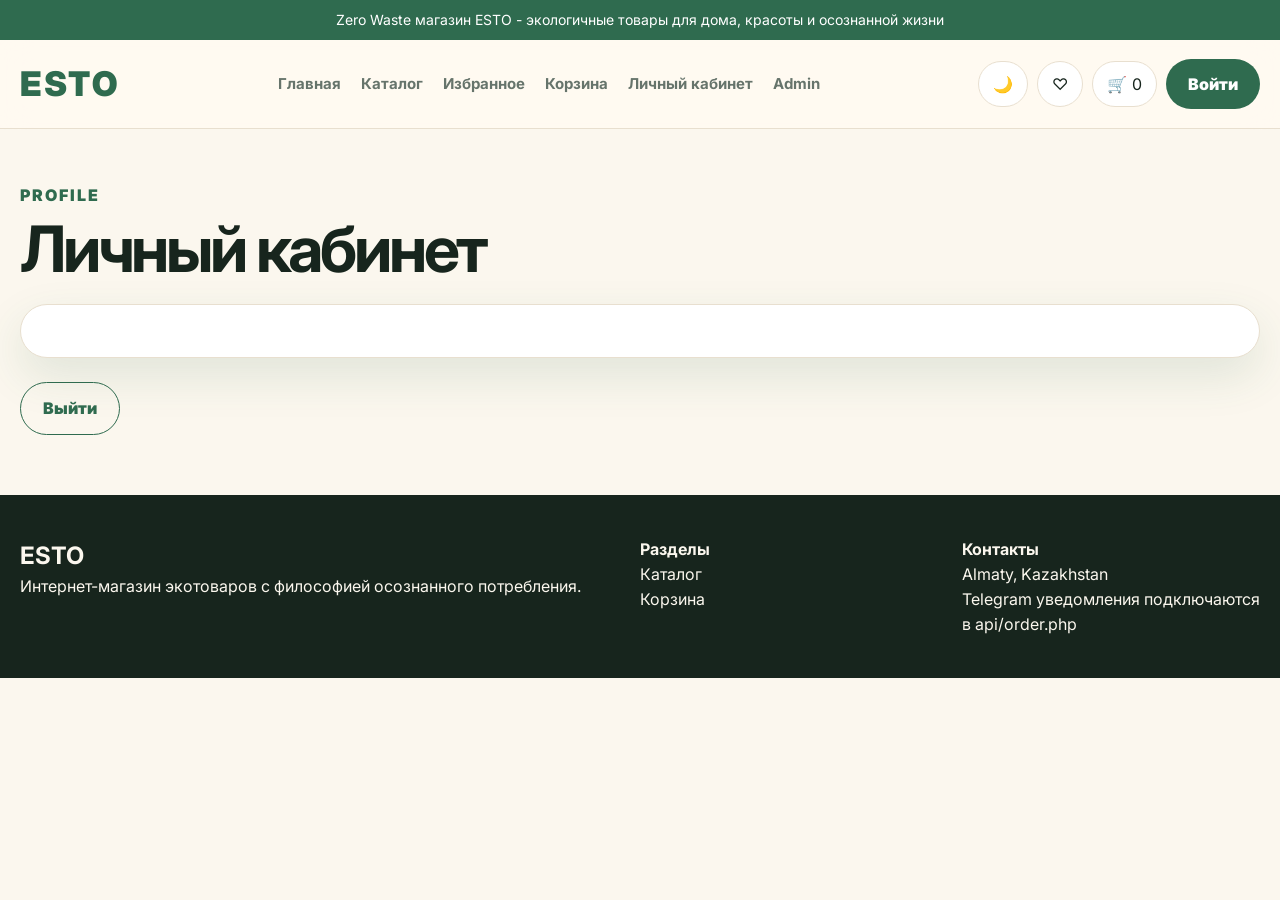
<file: cabinet.html>
<!DOCTYPE html>
<html lang="ru">
<head>
    <meta charset="UTF-8">
    <meta name="viewport" content="width=device-width, initial-scale=1.0">
    <title>Личный кабинет ESTO</title>
    <link rel="preconnect" href="https://fonts.googleapis.com">
<link rel="preconnect" href="https://fonts.gstatic.com" crossorigin>
<link href="https://fonts.googleapis.com/css2?family=Inter:wght@400;600;700;800;900&display=swap" rel="stylesheet">
<link rel="stylesheet" href="style.css">
<script src="https://cdnjs.cloudflare.com/ajax/libs/gsap/3.12.5/gsap.min.js" defer></script>
<script src="script.js" defer></script>

</head>
<body>
<div class="top-line">Zero Waste магазин ESTO - экологичные товары для дома, красоты и осознанной жизни</div>
<header class="header">
    <div class="container nav">
        <a class="logo" href="index.html">ESTO</a>
        <button class="icon-btn mobile-toggle" id="mobileToggle">Меню</button>
        <nav class="menu" id="menu">
            <a href="index.html">Главная</a>
            <a href="catalog.html">Каталог</a>
            <a href="favorites.html">Избранное</a>
            <a href="cart.html">Корзина</a>
            <a href="cabinet.html">Личный кабинет</a>
            <a href="admin/index.html">Admin</a>
        </nav>
        <div class="nav-actions">
            <button class="theme-toggle" data-theme-toggle>🌙</button>
            <a class="icon-btn" href="favorites.html">♡</a>
            <a class="icon-btn" href="cart.html">🛒 <span data-cart-count>0</span></a>
            <a class="btn" href="login.html">Войти</a>
        </div>
    </div>
</header>


<main class="container"><section class="page-hero"><p class="eyebrow">Profile</p><h1>Личный кабинет</h1></section><div class="cabinet-card" id="cabinetUser"></div><br><button class="btn ghost" id="logoutBtn">Выйти</button></main>

<footer>
    <div class="container footer-grid">
        <div><h2>ESTO</h2><p>Интернет-магазин экотоваров с философией осознанного потребления.</p></div>
        <div><b>Разделы</b><p><a href="catalog.html">Каталог</a></p><p><a href="cart.html">Корзина</a></p></div>
        <div><b>Контакты</b><p>Almaty, Kazakhstan</p><p>Telegram уведомления подключаются в api/order.php</p></div>
    </div>
</footer>
</body>
</html>
</file>
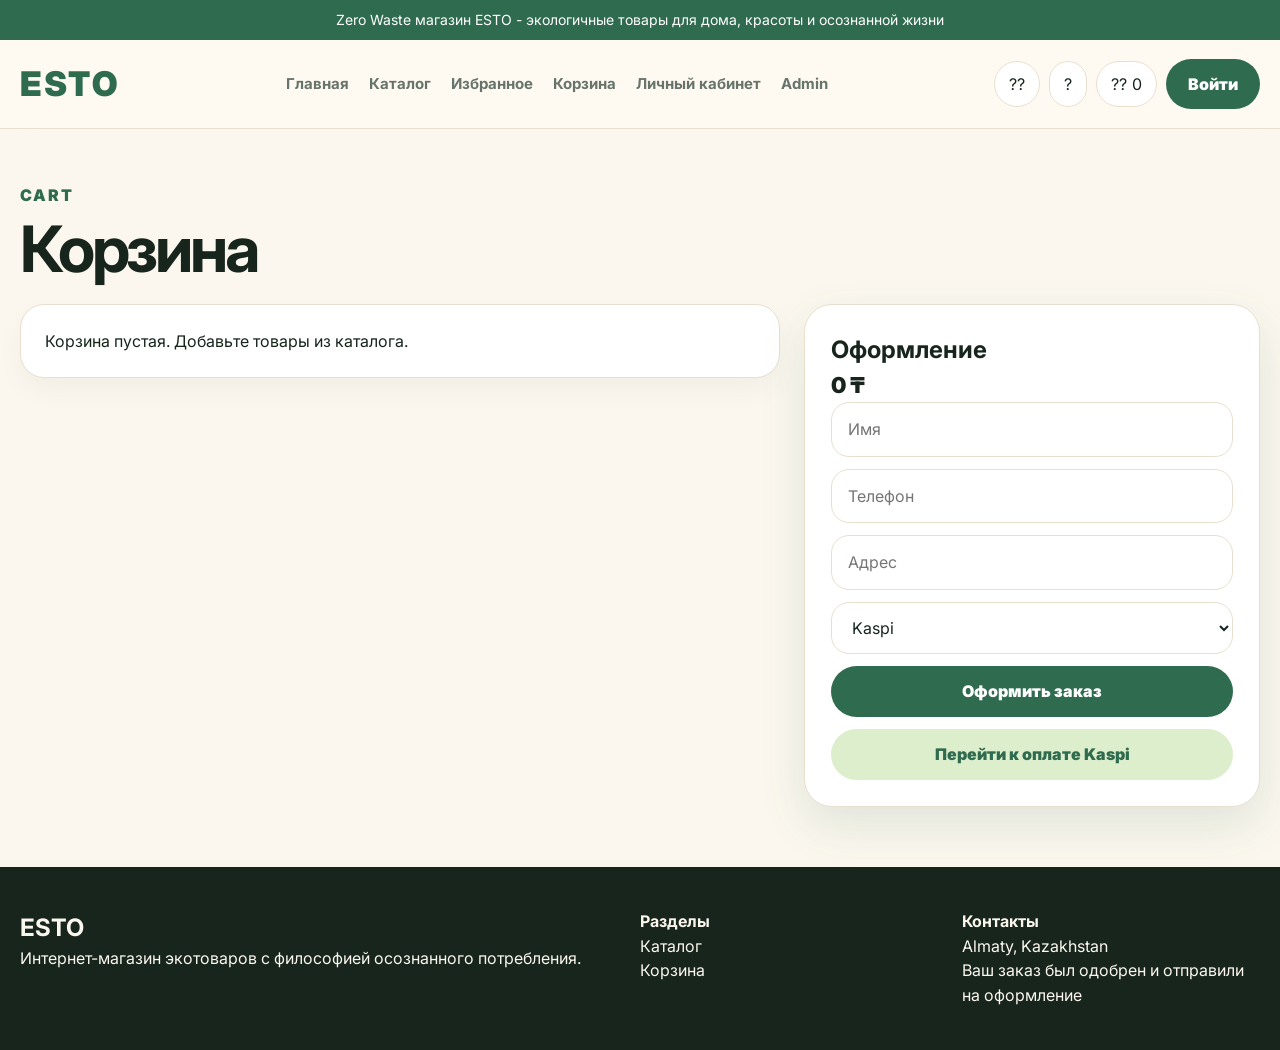
<file: cart.html>
<!DOCTYPE html>
<html lang="ru">
<head>
    <meta charset="UTF-8">
    <meta name="viewport" content="width=device-width, initial-scale=1.0">
    <title>Корзина ESTO</title>
    <link rel="preconnect" href="https://fonts.googleapis.com">
<link rel="preconnect" href="https://fonts.gstatic.com" crossorigin>
<link href="https://fonts.googleapis.com/css2?family=Inter:wght@400;600;700;800;900&display=swap" rel="stylesheet">
<link rel="stylesheet" href="style.css">
<script src="https://cdnjs.cloudflare.com/ajax/libs/gsap/3.12.5/gsap.min.js" defer></script>
<script src="script.js" defer></script>

</head>
<body>
<div class="top-line">Zero Waste магазин ESTO - экологичные товары для дома, красоты и осознанной жизни</div>
<header class="header">
    <div class="container nav">
        <a class="logo" href="index.html">ESTO</a>
        <button class="icon-btn mobile-toggle" id="mobileToggle">Меню</button>
        <nav class="menu" id="menu">
            <a href="index.html">Главная</a>
            <a href="catalog.html">Каталог</a>
            <a href="favorites.html">Избранное</a>
            <a href="cart.html">Корзина</a>
            <a href="cabinet.html">Личный кабинет</a>
            <a href="admin/index.html">Admin</a>
        </nav>
        <div class="nav-actions">
            <button class="theme-toggle" data-theme-toggle>??</button>
            <a class="icon-btn" href="favorites.html">?</a>
            <a class="icon-btn" href="cart.html">?? <span data-cart-count>0</span></a>
            <a class="btn" href="login.html">Войти</a>
        </div>
    </div>
</header>


<main class="container"><section class="page-hero"><p class="eyebrow">Cart</p><h1>Корзина</h1></section><div class="two-col"><section class="cart-list" id="cartList"></section><aside class="summary"><h2>Оформление</h2><p class="price" id="cartTotal">0 ?</p><form class="form-grid" id="orderForm"><input class="field" name="name" placeholder="Имя" required><input class="field" name="phone" placeholder="Телефон" required><input class="field" name="address" placeholder="Адрес"><select class="field" name="payment_method"><option value="kaspi">Kaspi</option><option value="cash">Наличными</option></select><button class="btn">Оформить заказ</button><a class="btn light" id="kaspiLink" href="#" target="_blank" hidden>Перейти к оплате Kaspi</a></form></aside></div></main>

<footer>
    <div class="container footer-grid">
        <div><h2>ESTO</h2><p>Интернет-магазин экотоваров с философией осознанного потребления.</p></div>
        <div><b>Разделы</b><p><a href="catalog.html">Каталог</a></p><p><a href="cart.html">Корзина</a></p></div>
        <div><b>Контакты</b><p>Almaty, Kazakhstan</p><p>Ваш заказ был одобрен и отправили на оформление</p></div>
    </div>
</footer>
</body>
</html>
</file>
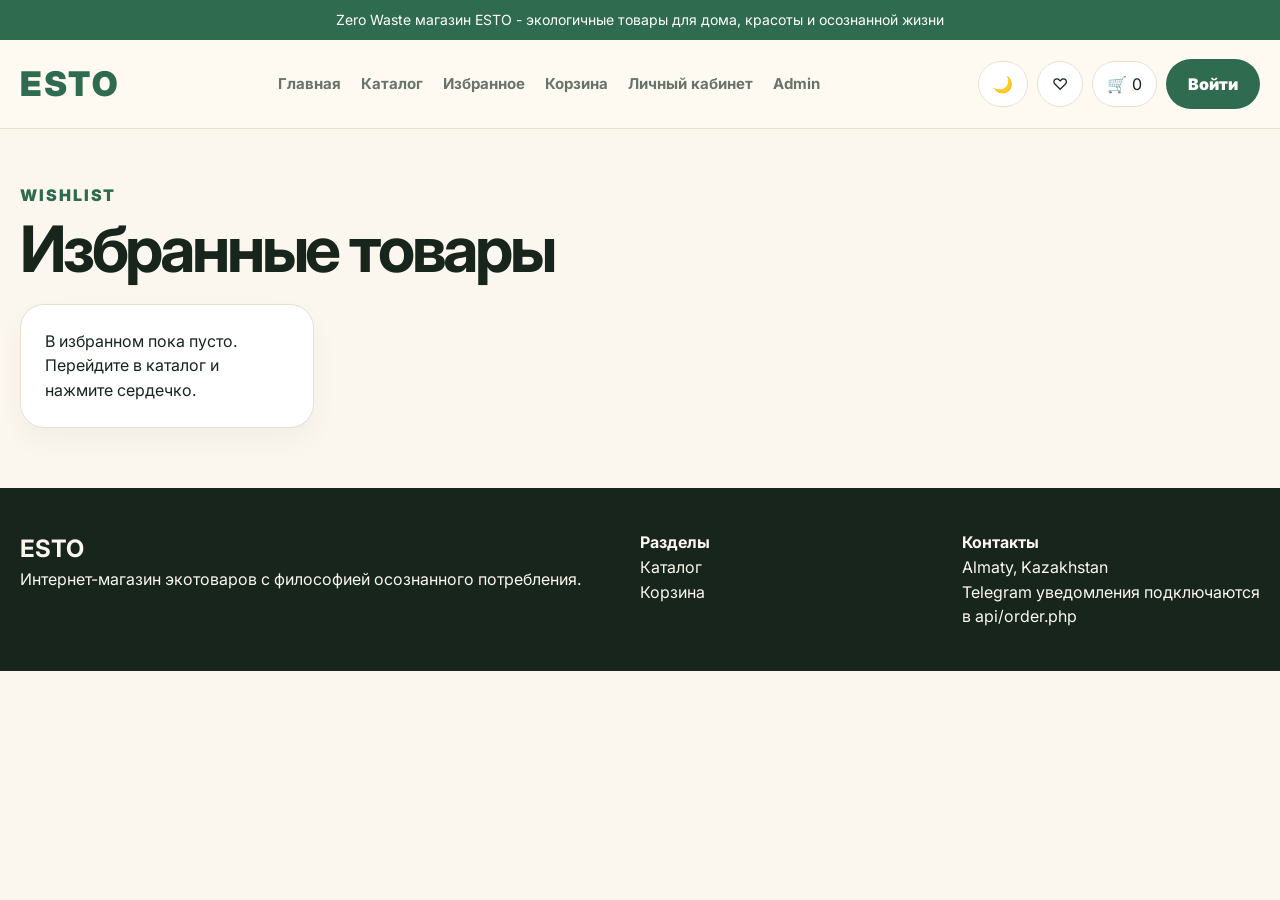
<file: favorites.html>
<!DOCTYPE html>
<html lang="ru">
<head>
    <meta charset="UTF-8">
    <meta name="viewport" content="width=device-width, initial-scale=1.0">
    <title>Избранное ESTO</title>
    <link rel="preconnect" href="https://fonts.googleapis.com">
<link rel="preconnect" href="https://fonts.gstatic.com" crossorigin>
<link href="https://fonts.googleapis.com/css2?family=Inter:wght@400;600;700;800;900&display=swap" rel="stylesheet">
<link rel="stylesheet" href="style.css">
<script src="https://cdnjs.cloudflare.com/ajax/libs/gsap/3.12.5/gsap.min.js" defer></script>
<script src="script.js" defer></script>

</head>
<body>
<div class="top-line">Zero Waste магазин ESTO - экологичные товары для дома, красоты и осознанной жизни</div>
<header class="header">
    <div class="container nav">
        <a class="logo" href="index.html">ESTO</a>
        <button class="icon-btn mobile-toggle" id="mobileToggle">Меню</button>
        <nav class="menu" id="menu">
            <a href="index.html">Главная</a>
            <a href="catalog.html">Каталог</a>
            <a href="favorites.html">Избранное</a>
            <a href="cart.html">Корзина</a>
            <a href="cabinet.html">Личный кабинет</a>
            <a href="admin/index.html">Admin</a>
        </nav>
        <div class="nav-actions">
            <button class="theme-toggle" data-theme-toggle>🌙</button>
            <a class="icon-btn" href="favorites.html">♡</a>
            <a class="icon-btn" href="cart.html">🛒 <span data-cart-count>0</span></a>
            <a class="btn" href="login.html">Войти</a>
        </div>
    </div>
</header>


<main class="container"><section class="page-hero"><p class="eyebrow">Wishlist</p><h1>Избранные товары</h1></section><section class="product-grid" id="favoritesGrid"></section></main>

<footer>
    <div class="container footer-grid">
        <div><h2>ESTO</h2><p>Интернет-магазин экотоваров с философией осознанного потребления.</p></div>
        <div><b>Разделы</b><p><a href="catalog.html">Каталог</a></p><p><a href="cart.html">Корзина</a></p></div>
        <div><b>Контакты</b><p>Almaty, Kazakhstan</p><p>Telegram уведомления подключаются в api/order.php</p></div>
    </div>
</footer>
</body>
</html>
</file>
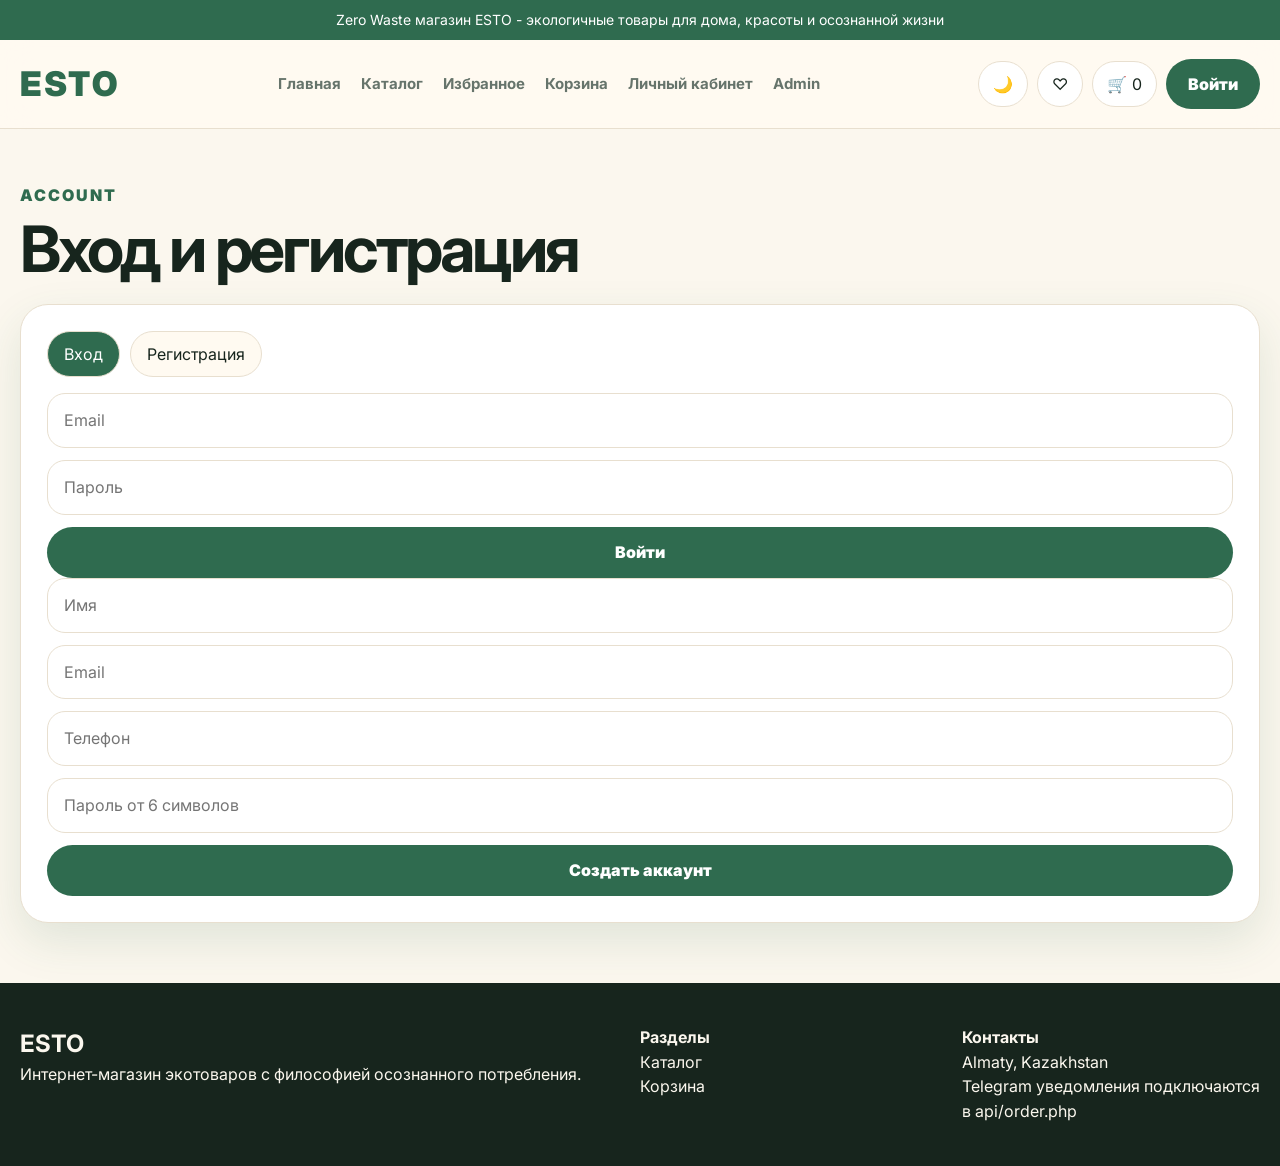
<file: login.html>
<!DOCTYPE html>
<html lang="ru">
<head>
    <meta charset="UTF-8">
    <meta name="viewport" content="width=device-width, initial-scale=1.0">
    <title>Вход и регистрация ESTO</title>
    <link rel="preconnect" href="https://fonts.googleapis.com">
<link rel="preconnect" href="https://fonts.gstatic.com" crossorigin>
<link href="https://fonts.googleapis.com/css2?family=Inter:wght@400;600;700;800;900&display=swap" rel="stylesheet">
<link rel="stylesheet" href="style.css">
<script src="https://cdnjs.cloudflare.com/ajax/libs/gsap/3.12.5/gsap.min.js" defer></script>
<script src="script.js" defer></script>

</head>
<body>
<div class="top-line">Zero Waste магазин ESTO - экологичные товары для дома, красоты и осознанной жизни</div>
<header class="header">
    <div class="container nav">
        <a class="logo" href="index.html">ESTO</a>
        <button class="icon-btn mobile-toggle" id="mobileToggle">Меню</button>
        <nav class="menu" id="menu">
            <a href="index.html">Главная</a>
            <a href="catalog.html">Каталог</a>
            <a href="favorites.html">Избранное</a>
            <a href="cart.html">Корзина</a>
            <a href="cabinet.html">Личный кабинет</a>
            <a href="admin/index.html">Admin</a>
        </nav>
        <div class="nav-actions">
            <button class="theme-toggle" data-theme-toggle>🌙</button>
            <a class="icon-btn" href="favorites.html">♡</a>
            <a class="icon-btn" href="cart.html">🛒 <span data-cart-count>0</span></a>
            <a class="btn" href="login.html">Войти</a>
        </div>
    </div>
</header>


<main class="container"><section class="page-hero"><p class="eyebrow">Account</p><h1>Вход и регистрация</h1></section><div class="auth-card"><div class="tabs"><button class="tab active" data-tab="login">Вход</button><button class="tab" data-tab="register">Регистрация</button></div><form class="form-grid" data-auth-box="login" data-auth-form><input type="hidden" name="action" value="login"><input class="field" name="email" type="email" placeholder="Email" required><input class="field" name="password" type="password" placeholder="Пароль" required><button class="btn">Войти</button></form><form class="form-grid" data-auth-box="register" data-auth-form hidden><input type="hidden" name="action" value="register"><input class="field" name="name" placeholder="Имя" required><input class="field" name="email" type="email" placeholder="Email" required><input class="field" name="phone" placeholder="Телефон"><input class="field" name="password" type="password" placeholder="Пароль от 6 символов" required><button class="btn">Создать аккаунт</button></form></div></main>

<footer>
    <div class="container footer-grid">
        <div><h2>ESTO</h2><p>Интернет-магазин экотоваров с философией осознанного потребления.</p></div>
        <div><b>Разделы</b><p><a href="catalog.html">Каталог</a></p><p><a href="cart.html">Корзина</a></p></div>
        <div><b>Контакты</b><p>Almaty, Kazakhstan</p><p>Telegram уведомления подключаются в api/order.php</p></div>
    </div>
</footer>
</body>
</html>
</file>
<file: style.css>
:root{
  --green:#2f6b4f;--green-2:#1f563e;--lime:#dceecb;--cream:#fbf7ee;--paper:#fffaf1;--ink:#17251d;--muted:#66746b;--line:#e8dfcf;--card:#ffffff;--shadow:0 18px 45px rgba(47,107,79,.13);--radius:28px
}
.dark{--green:#9bd2a7;--green-2:#b7e0bd;--lime:#243c2e;--cream:#101813;--paper:#17231c;--ink:#f5f0e7;--muted:#b5c1b8;--line:#2c3b31;--card:#18241d;--shadow:0 18px 45px rgba(0,0,0,.32)}
*{box-sizing:border-box;margin:0;padding:0}html{scroll-behavior:smooth}body{font-family:Inter,Arial,sans-serif;background:var(--cream);color:var(--ink);line-height:1.55;min-width:320px}a{text-decoration:none;color:inherit}img{max-width:100%;display:block}button,input,select,textarea{font:inherit}.container{width:min(1240px,calc(100% - 40px));margin:auto}.top-line{background:var(--green);color:#fff;text-align:center;padding:9px 12px;font-size:14px}.header{position:sticky;top:0;z-index:50;background:rgba(255,250,241,.9);backdrop-filter:blur(16px);border-bottom:1px solid var(--line)}.dark .header{background:rgba(16,24,19,.88)}.nav{display:flex;align-items:center;justify-content:space-between;gap:20px;padding:18px 0}.logo{font-size:34px;font-weight:900;letter-spacing:.08em;color:var(--green)}.menu{display:flex;align-items:center;gap:20px}.menu a{font-weight:700;color:var(--muted);font-size:15px}.menu a:hover,.menu a.active{color:var(--green)}.nav-actions{display:flex;align-items:center;gap:9px}.icon-btn,.theme-toggle{display:inline-flex;align-items:center;justify-content:center;gap:5px;min-height:42px;border:1px solid var(--line);background:var(--card);color:var(--ink);border-radius:999px;padding:10px 14px;cursor:pointer}.btn{display:inline-flex;align-items:center;justify-content:center;border:0;border-radius:999px;padding:13px 22px;background:var(--green);color:#fff;font-weight:900;cursor:pointer;transition:.25s;white-space:nowrap}.btn:hover{background:var(--green-2);transform:translateY(-2px);box-shadow:var(--shadow)}.btn.light{background:var(--lime);color:var(--green)}.btn.ghost{background:transparent;color:var(--green);border:1px solid var(--green)}.field{width:100%;border:1px solid var(--line);background:var(--card);color:var(--ink);border-radius:18px;padding:14px 16px;outline:none}.field:focus{border-color:var(--green)}
.hero{padding:68px 0 48px}.hero-grid{display:grid;grid-template-columns:1.05fr .95fr;gap:28px;align-items:center}.hero-card{position:relative;overflow:hidden;background:var(--paper);border:1px solid var(--line);border-radius:var(--radius);padding:58px;box-shadow:var(--shadow)}.hero-card:before{content:"";position:absolute;right:-90px;top:-90px;width:260px;height:260px;background:var(--lime);border-radius:50%}.eyebrow{color:var(--green);font-weight:900;text-transform:uppercase;letter-spacing:.12em;margin-bottom:10px}.hero h1,.page-hero h1,.section h2{letter-spacing:-.05em;line-height:.96}.hero h1{font-size:clamp(46px,7vw,92px);margin-bottom:20px;position:relative}.hero p{max-width:620px;color:var(--muted);font-size:18px;margin-bottom:28px;position:relative}.hero-visual{min-height:470px;border-radius:var(--radius);background:linear-gradient(135deg,#dceecb,#fff8e6);border:1px solid var(--line);display:grid;place-items:center;box-shadow:var(--shadow);overflow:hidden}.dark .hero-visual{background:linear-gradient(135deg,#183023,#273426)}.placeholder{width:78%;aspect-ratio:1;border-radius:44px;background:rgba(255,255,255,.55);display:grid;place-items:center;text-align:center;color:var(--green);font-weight:900;font-size:28px}.section{padding:54px 0}.section-head{display:flex;justify-content:space-between;align-items:flex-end;gap:20px;margin-bottom:26px}.section h2,.page-hero h1{font-size:clamp(34px,5vw,64px)}.muted{color:var(--muted)}.small{font-size:13px}.categories,.features{display:grid;grid-template-columns:repeat(4,1fr);gap:18px}.category-card,.feature-card,.empty-box{background:var(--card);border:1px solid var(--line);border-radius:24px;padding:24px;box-shadow:0 12px 28px rgba(0,0,0,.04)}.category-card b{display:block;font-size:20px;margin-bottom:8px}.product-slider{display:flex;gap:18px;overflow-x:auto;padding:5px 3px 22px;scroll-snap-type:x mandatory}.product-slider .product-card{min-width:285px}.product-slider::-webkit-scrollbar{height:8px}.product-slider::-webkit-scrollbar-thumb{background:var(--green);border-radius:20px}.page-hero{padding:54px 0 24px}.filters{display:grid;grid-template-columns:2fr 1.2fr 1fr 1fr 1.1fr auto auto;gap:12px;margin:0 0 26px}.catalog-layout{display:block}.catalog-toolbar{display:flex;justify-content:space-between;align-items:center;gap:16px;margin:0 0 22px}.product-grid{display:grid;grid-template-columns:repeat(4,minmax(0,1fr));gap:22px;align-items:stretch}.product-card{position:relative;background:var(--card);border:1px solid var(--line);border-radius:26px;overflow:hidden;box-shadow:0 12px 28px rgba(0,0,0,.05);transition:.25s;min-width:0}.product-card:hover{transform:translateY(-7px);box-shadow:var(--shadow)}.product-img{height:240px;background:linear-gradient(135deg,var(--lime),var(--paper));display:grid;place-items:center;overflow:hidden}.product-img img{width:100%;height:100%;object-fit:cover;transition:.35s}.product-card:hover .product-img img{transform:scale(1.05)}.product-body{padding:18px;display:flex;flex-direction:column;gap:8px}.product-body h3{font-size:18px;line-height:1.22}.product-meta{display:flex;align-items:center;justify-content:space-between;gap:8px}.badge{display:inline-block;background:var(--lime);color:var(--green);border-radius:999px;padding:5px 11px;font-size:12px;font-weight:900}.fav-btn{width:38px;height:38px;border:1px solid var(--line);background:var(--paper);color:var(--green);border-radius:50%;cursor:pointer;font-size:18px}.fav-btn.active{background:var(--green);color:#fff}.price{font-size:22px;font-weight:900}.old-price{text-decoration:line-through;color:var(--muted);font-size:14px;margin-left:8px}.card-actions{display:grid;grid-template-columns:1fr 1fr;gap:9px;margin-top:8px}.quick-view{position:absolute;z-index:2;top:12px;left:12px;border:0;border-radius:999px;background:rgba(255,255,255,.92);color:var(--green);padding:8px 12px;font-size:12px;font-weight:900;cursor:pointer;opacity:0;transform:translateY(-7px);transition:.25s}.product-card:hover .quick-view{opacity:1;transform:none}.two-col{display:grid;grid-template-columns:1.25fr .75fr;gap:24px;align-items:start}.cart-list{display:grid;gap:14px}.cart-item{display:grid;grid-template-columns:96px 1fr auto;gap:16px;align-items:center;background:var(--card);border:1px solid var(--line);border-radius:24px;padding:14px}.cart-thumb{height:84px;border-radius:18px;overflow:hidden;background:var(--lime)}.cart-thumb img{width:100%;height:100%;object-fit:cover}.qty{display:flex;align-items:center;gap:8px;flex-wrap:wrap}.qty button{min-width:36px;height:36px;border-radius:999px;border:1px solid var(--line);background:var(--paper);color:var(--ink);cursor:pointer;padding:0 10px}.qty .remove{color:#b73b3b}.summary,.auth-card,.cabinet-card,.admin-card{background:var(--card);border:1px solid var(--line);border-radius:28px;padding:26px;box-shadow:var(--shadow)}.form-grid{display:grid;gap:12px}.tabs{display:flex;gap:10px;margin-bottom:16px}.tab{border:1px solid var(--line);background:var(--paper);color:var(--ink);border-radius:999px;padding:10px 16px;cursor:pointer}.tab.active{background:var(--green);color:#fff}.modal{position:fixed;inset:0;background:rgba(0,0,0,.48);display:none;place-items:center;z-index:200;padding:20px}.modal.show{display:grid}.modal-card{width:min(880px,100%);background:var(--card);color:var(--ink);border:1px solid var(--line);border-radius:30px;padding:22px;display:grid;grid-template-columns:1fr 1fr;gap:24px;position:relative;box-shadow:var(--shadow)}.modal-card img{width:100%;height:360px;object-fit:cover;border-radius:24px;background:var(--lime)}.modal-close{position:absolute;right:16px;top:14px;width:42px;height:42px;border-radius:999px;border:1px solid var(--line);background:var(--paper);color:var(--ink);font-size:26px;cursor:pointer}.toast{position:fixed;right:20px;bottom:20px;background:var(--green);color:#fff;padding:14px 18px;border-radius:18px;box-shadow:var(--shadow);transform:translateY(120px);transition:.3s;z-index:300}.toast.show{transform:translateY(0)}footer{margin-top:60px;background:var(--ink);color:var(--cream);padding:42px 0}.footer-grid{display:grid;grid-template-columns:2fr 1fr 1fr;gap:24px}.mobile-toggle{display:none}
@media(max-width:1180px){.product-grid{grid-template-columns:repeat(3,minmax(0,1fr))}.filters{grid-template-columns:1fr 1fr 1fr}.filters .btn{width:100%}.menu{gap:12px}.menu a{font-size:14px}}
@media(max-width:900px){.mobile-toggle{display:inline-flex}.menu{display:none;position:absolute;left:20px;right:20px;top:78px;background:var(--card);border:1px solid var(--line);border-radius:22px;padding:16px;flex-direction:column;align-items:flex-start;box-shadow:var(--shadow)}.menu.open{display:flex}.hero-grid,.two-col{grid-template-columns:1fr}.hero-card{padding:38px}.hero-visual{min-height:310px}.categories,.features{grid-template-columns:1fr 1fr}.product-grid{grid-template-columns:repeat(2,minmax(0,1fr))}.filters{grid-template-columns:1fr 1fr}.footer-grid{grid-template-columns:1fr}.nav{padding:14px 0}.logo{font-size:28px}.quick-view{opacity:1;transform:none}.modal-card{grid-template-columns:1fr}.modal-card img{height:270px}}
@media(max-width:620px){.container{width:min(100% - 24px,1240px)}.top-line{font-size:12px}.nav-actions .btn{display:none}.nav-actions{gap:5px}.icon-btn,.theme-toggle{padding:9px 11px}.hero{padding:36px 0}.hero-card{padding:28px;border-radius:22px}.hero h1{font-size:44px}.section{padding:36px 0}.section-head,.catalog-toolbar{align-items:flex-start;flex-direction:column}.categories,.features,.product-grid,.filters{grid-template-columns:1fr}.product-img{height:230px}.cart-item{grid-template-columns:76px 1fr}.cart-item .qty{grid-column:1/-1}.card-actions{grid-template-columns:1fr}.product-slider .product-card{min-width:260px}}
</file>
